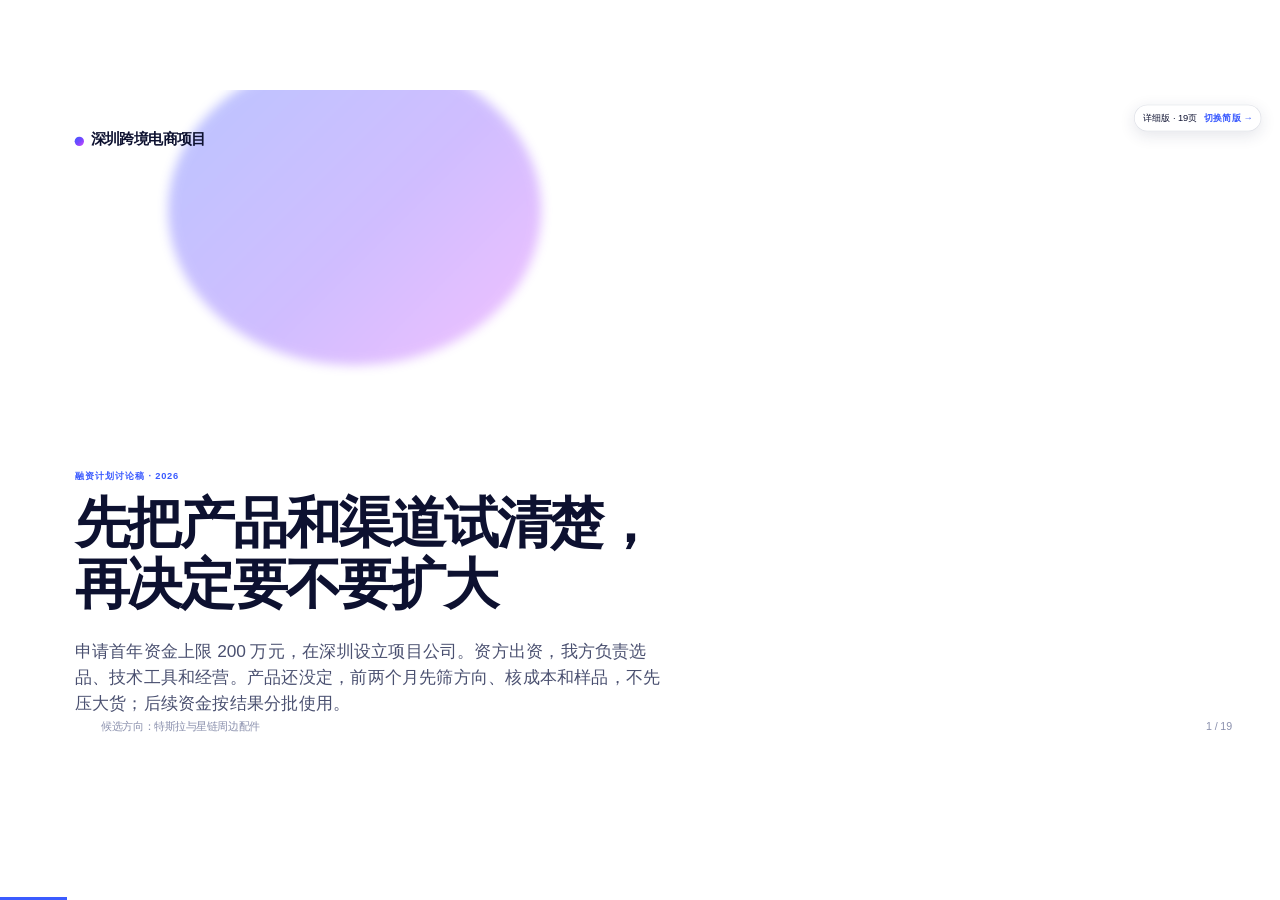
<file: index.html>
<!DOCTYPE html>
<html lang="zh-CN">
<head>
<meta charset="utf-8"><meta name="viewport" content="width=device-width,initial-scale=1">
<title>深圳跨境电商项目｜融资计划</title>
<link rel="stylesheet" href="assets/fonts.css">
<link rel="stylesheet" href="assets/base.css">
<link rel="stylesheet" href="assets/animations/animations.css">
<link rel="stylesheet" href="style.css">
<style>
.tpl-pitch-deck{font-family:-apple-system,BlinkMacSystemFont,"PingFang SC","Microsoft YaHei",sans-serif}
.tpl-pitch-deck .h1{font-size:82px;line-height:1.12}
.tpl-pitch-deck .h2{font-size:58px;line-height:1.2}
.tpl-pitch-deck .lede{font-size:26px;line-height:1.5}
.tpl-pitch-deck .card p{font-size:20px;line-height:1.5}
.tpl-pitch-deck .num-tag{font-size:18px}
.tpl-pitch-deck .small{font-size:18px;line-height:1.5}
.tpl-pitch-deck .metric .l{font-size:20px;line-height:1.4}
.tpl-pitch-deck .deck-footer{font-size:16px}
.tpl-pitch-deck .card{padding:26px 30px}
.tpl-pitch-deck .section-num{font-size:190px}
.version-switch{position:fixed;top:22px;right:28px;z-index:1000;display:flex;align-items:center;gap:10px;padding:8px 12px;border:1px solid rgba(100,110,140,.22);border-radius:999px;background:rgba(255,255,255,.92);box-shadow:0 6px 24px rgba(30,40,80,.12);font-size:14px}
.version-switch a{font-weight:700;color:#3b5bff}
@media(max-width:700px){.version-switch{top:10px;right:10px;font-size:12px;padding:6px 9px}}
</style>
</head>
<body class="tpl-pitch-deck">
<div class="deck"><nav class="version-switch" aria-label="演示文稿版本"><span>详细版 · 19页</span><a href="brief.html">切换简版 →</a></nav>
<section class="slide" data-title="项目概览">
  <div class="cover-bg"></div><div class="cover-blob"></div>
  <div style="position:absolute;top:56px;left:112px"><span class="brand-dot"></span><span class="brand">深圳跨境电商项目</span></div>
  <p class="kicker">融资计划讨论稿 · 2026</p>
  <h1 class="h1 anim-fade-up" data-anim="fade-up">先把产品和渠道试清楚，<br>再决定要不要扩大</h1>
  <p class="lede mt-m">申请首年资金上限 200 万元，在深圳设立项目公司。资方出资，我方负责选品、技术工具和经营。产品还没定，前两个月先筛方向、核成本和样品，不先压大货；后续资金按结果分批使用。</p>
  <div class="deck-footer"><span>候选方向：特斯拉与星链周边配件</span><span class="slide-number" data-current="1" data-total="19"></span></div>
</section>
<section class="slide" data-title="项目投资逻辑">
  <span class="section-num">01</span><p class="num-tag">项目投资逻辑</p>
  <h2 class="h2 mt-s">先弄清楚什么产品值得卖，<br>再决定要不要加钱。</h2>
  <div class="grid g3 mt-l">
    <div class="card"><div class="metric"><div class="n">900万+</div><div class="l">Starlink 2025 年底客户</div></div><p class="dim">用户基础持续扩大，但不等于配件市场规模。</p></div>
    <div class="card"><div class="metric"><div class="n">158.5万</div><div class="l">Tesla Model 3/Y 2025交付</div></div><p class="dim">约占 Tesla 全年交付97%，可作为适配研究重点。</p></div>
    <div class="card"><div class="metric"><div class="n">$150亿+</div><div class="l">2025年美国皮卡改装消费</div></div><p class="dim">行业参照，不是项目可获得规模；F-150列为后续候选。</p></div>
  </div>
  <p class="small dim mt-m">这些数据说明相关用户和车型有一定基数，不代表配件销量。首年要用样品、订单、退货和实际获客成本回答“哪一类值得继续做”。来源：Starlink 2025 Progress Report、Tesla 2025交付、SEMA 2026 Market Report。</p>
  <div class="deck-footer"><span>每笔钱对应具体用途和继续条件</span><span class="slide-number" data-current="2" data-total="19"></span></div>
</section>
<section class="slide" data-title="产品规划">
  <span class="section-num">02</span><p class="num-tag">候选产品规划</p>
  <h2 class="h2 mt-s">首年先筛 Tesla 和星链周边配件，<br>最后只把资源放在少数产品上。</h2>
  <div class="grid g2 mt-l">
    <div class="card card-hover"><span class="pill pill-accent">方向 A · 特斯拉周边</span><h4 class="mt-m">车型适配与车内便利</h4><p class="dim">脚垫/内饰保护、屏幕保护、遮阳与收纳等。优先验证适配准确、非安全关键、轻小件产品。</p></div>
    <div class="card card-hover"><span class="pill pill-accent">方向 B · 星链移动场景</span><h4 class="mt-m">特定安装适配与收纳</h4><p class="dim">聚焦房车/车顶架等场景适配、收纳和线缆整理；避开复制官方支架、干扰 GPS 的金属结构及未经验证的供电改装。</p></div>
  </div>
  <p class="small dim mt-m"><b>扩展顺序：</b>美国 Ford F-150（2025年F-Series销量82.9万辆）→ Jeep Wrangler（16.7万辆）｜欧洲 Porsche Macan（全球交付8.43万辆）→ 911（5.16万辆）。优先做收纳、保护与便利类；“改装”不含安全关键、动力或排放部件。</p>
  <div class="deck-footer"><span>首年不多品牌、多国家同时铺开；车型销量为官方公开数据</span><span class="slide-number" data-current="3" data-total="19"></span></div>
</section>
<section class="slide" data-title="投资人为什么投">
  <span class="section-num">03</span><p class="num-tag">项目价值</p>
  <h2 class="h2 mt-s">先用小钱把产品和渠道试清楚，<br>再决定是否补货。</h2>
  <div class="grid g3 mt-l">
<div class="card card-accent"><h4>需求验证资产</h4><p class="dim">记录用户搜什么、在意什么，哪些产品退货多，后面选品就有依据。</p></div>
<div class="card"><h4>经营能力资产</h4><p class="dim">把成本、内容、广告、供应商和发货情况记清楚，下一批产品可以照着真实结果做判断。</p></div>
<div class="card"><h4>可控扩张选项</h4><p class="dim">只有订单、退货和利润数据说得过去，才申请补货；不合适就停。</p></div>
</div><p class="lede mt-l">先试少量 → 看真实订单和退货 → 再决定补不补</p>
  <div class="deck-footer"><span>降低一次性押注单一产品的风险</span><span class="slide-number" data-current="4" data-total="19"></span></div>
</section>
<section class="slide" data-title="问题与解决方案">
  <span class="section-num">04</span><p class="num-tag">客户需求假设</p>
  <h2 class="h2 mt-s">我们先查清楚买家为什么退货：可能是车型不对，也可能是尺寸、安装说明或实物和图片不符。</h2>
  <div class="grid g2 mt-l">
<div class="card"><h4>常见购买阻力</h4><p class="dim">这些是目前的猜测，还要看竞品评论和问答：买错年款、尺寸写不清、实物与图片不符，或安装后不合用。</p></div>
<div class="card card-accent"><h4>项目拟解决的环节</h4><p class="dim">先做适配表，拿到样品后实测尺寸和安装；页面把适用型号写明白。上线后再看咨询和退货，确认问题在哪。</p></div>
</div><p class="small dim mt-l">上述是待验证的客户问题假设，M1–M2通过平台评论、问答、竞品页面及用户访谈核实后再作为产品需求。</p>
  <div class="deck-footer"><span>从可观察的差评与退货原因切入，不假设客户痛点已成立</span><span class="slide-number" data-current="5" data-total="19"></span></div>
</section>
<section class="slide" data-title="市场进入顺序">
  <span class="section-num">05</span><p class="num-tag">目标市场</p>
  <h2 class="h2 mt-s">先看美国市场，欧洲等产品和履约算清楚后再考虑。</h2>
  <div class="grid g3 mt-l">
<div class="card card-accent"><span class="pill">第一阶段 · 美国</span><h4 class="mt-m">Tesla + Starlink 场景</h4><p class="dim">英文平台和本地履约验证；只做1个主市场、1个主渠道、少量SKU。</p></div>
<div class="card"><span class="pill">第二阶段 · 美国扩品</span><h4 class="mt-m">F-150 / Wrangler</h4><p class="dim">已有跨境运营流程与现金回款数据后，再做收纳、保护、便利类配件。</p></div>
<div class="card"><span class="pill">后续选项 · 欧洲</span><h4 class="mt-m">Porsche Macan → 911</h4><p class="dim">先核验国家、车型适配、语言、税务与售后；从Macan低风险配件试点。</p></div>
</div><p class="small dim mt-l">进入新市场/品牌需过四道门：需求证据、合规可行、履约可控、保守单位经济为正。</p>
  <div class="deck-footer"><span>阶段化拓展，避免首年团队和200万元预算被多线分散</span><span class="slide-number" data-current="6" data-total="19"></span></div>
</section>
<section class="slide" data-title="首年产品组合">
  <span class="section-num">06</span><p class="num-tag">选品逻辑</p>
  <h2 class="h2 mt-s">先选容易测、适配说得清、可以小批采购的产品。</h2>
  <div class="grid g2 mt-l">
<div class="card"><span class="pill pill-accent">首发候选 A</span><h4 class="mt-m">Tesla Model 3/Y</h4><p class="dim">内饰保护、屏幕保护、遮阳、车内/后备厢收纳；重点控制尺寸、年款和改款适配。</p></div>
<div class="card"><span class="pill pill-accent">首发候选 B</span><h4 class="mt-m">Starlink Mini 移动场景</h4><p class="dim">车顶架/房车特定适配、收纳保护和线缆整理；区分官方已有配件，不擅自承诺性能。</p></div>
</div><div class="card card-accent mt-m"><h4>暂缓品类</h4><p class="dim">制动、转向、悬挂、动力/排放、电气供电改装及需要高额认证或复杂售后的产品。</p></div>
<p class="small dim mt-m">SKU数量由样品和预算决定；首年不承诺80–130个SKU，也不把市场总盘子当作项目可获取销售额。</p>
  <div class="deck-footer"><span>先把产品安全、适配与单位经济做实，再扩大产品宽度</span><span class="slide-number" data-current="7" data-total="19"></span></div>
</section>
<section class="slide" data-title="渠道如何获客">
  <span class="section-num">07</span><p class="num-tag">销售与营销</p>
  <h2 class="h2 mt-s">Amazon先接订单；短视频和创作者讲清使用场景；简版站放适配说明和售后信息。</h2>
  <div class="grid g3 mt-l">
<div class="card card-accent"><h4>Amazon 美国站</h4><p class="dim">承接高意图搜索并验证成交；站内广告设上限，按广告后贡献毛利调预算，不把加广告等同于增长。</p></div>
<div class="card"><h4>内容与合作渠道</h4><p class="dim">短视频讲安装、适配与真实场景；小规模测试垂类创作者、车主/户外社群，用专属链接追踪订单。</p></div>
<div class="card"><h4>Shopify 简版站</h4><p class="dim">提供适配指南、FAQ和售后内容；只对主动同意订阅的用户做品牌触达，不把首年销售押在自然流量上。</p></div>
</div><p class="small dim mt-m"><b>获客怎么做：</b>先看用户在搜什么，再做实物演示和商品页；广告、创作者和社群分开记来源，按成交、退货和花费决定保留哪一种。</p>
<p class="small dim mt-m">TikTok Shop仅在主体资格、品类政策与履约方案确认后测试；外部流量通过可用的归因工具核验，不纳入未经验证的基础销售预测。</p>
  <div class="deck-footer"><span>参考：<a href="https://sell.amazon.com/global-selling/china/" target="_blank" rel="noopener">Amazon 官方全球开店说明</a></span><span class="slide-number" data-current="8" data-total="19"></span></div>
</section>
<section class="slide" data-title="用户运营闭环">
  <span class="section-num">08</span><p class="num-tag">营销不止站内广告</p>
  <h2 class="h2 mt-s">别只看广告点击：要看内容和合作最后有没有带来订单、订单退了多少、还剩多少毛利。</h2>
  <div class="grid g4 mt-l">
    <div class="card"><span class="pill">01 · 触达</span><h4 class="mt-m">内容与伙伴</h4><p class="dim">AI辅助脚本和多语种初稿；真实样品演示适配、安装、收纳问题。小额试创作者、联盟和垂类社群。</p></div>
    <div class="card card-accent"><span class="pill">02 · 成交</span><h4 class="mt-m">平台与品牌站</h4><p class="dim">Amazon承接购买意图；页面说清车型/设备型号和适配边界。简版站承接指南、FAQ及自愿订阅。</p></div>
    <div class="card"><span class="pill">03 · 服务</span><h4 class="mt-m">售后与口碑</h4><p class="dim">把咨询、退款和退货原因记下来，及时处理；只按平台规则邀请买家留下真实评价。</p></div>
    <div class="card"><span class="pill">04 · 复访</span><h4 class="mt-m">反馈与交叉销售</h4><p class="dim">只向同意订阅的自有用户发送适配提醒和相关配件内容。汽车配件复购频率有限，不以高复购做收入前提。</p></div>
  </div>
  <p class="small dim mt-m"><b>月度复盘：</b>来源订单、获客成本、营销后贡献毛利、退货原因和订阅退订；持续无效的活动停投。</p>
  <p class="small dim mt-s"><b>预算不增加：</b>10万元付费测试建议拆为站内5万、创作者/社媒3万、联盟/其他可追踪渠道2万。买家数据留在平台；站外触达仅限主动同意订阅者，品牌工具按账户资格核验。</p>
  <div class="deck-footer"><span>归因优先于流量规模 · 合规触达优先于买家数据搬运</span><span class="slide-number" data-current="9" data-total="19"></span></div>
</section>
<section class="slide" data-title="如何判断一个SKU">
  <span class="section-num">09</span><p class="num-tag">单位经济模型</p>
  <h2 class="h2 mt-s">看扣除获客和履约后的贡献，不看表面销售额。</h2>
  <div class="card card-accent mt-l"><p class="lede">成交净收入 − 采购 − 头程/关税 − 平台/支付费 − 仓储履约 − 退款退货 − 全渠道获客 − 售后 = SKU贡献毛利</p></div>
<div class="grid g3 mt-l">
<div class="card"><h4>上架前</h4><p class="dim">供应商报价、包装尺寸重量、平台费用、物流路线、广告测试假设。</p></div>
<div class="card"><h4>试销期</h4><p class="dim">曝光、点击、转化、获客成本、退款、退货、差评、履约时效。</p></div>
<div class="card"><h4>补货前</h4><p class="dim">连续贡献毛利、库龄与周转、回款节奏、现金安全垫和补货周期。</p></div>
</div><p class="small dim mt-m">未拿到实际SKU与平台报价前，不把15%/20%/25%等假设贡献毛利率写成预测值。</p>
  <div class="deck-footer"><span>先以成本卡和小额试销替代缺乏依据的收入承诺</span><span class="slide-number" data-current="10" data-total="19"></span></div>
</section>
<section class="slide" data-title="AI如何提高效率">
  <span class="section-num">10</span><p class="num-tag">技术与效率</p>
  <h2 class="h2 mt-s">AI负责可重复的初稿，人负责产品事实和最终审核。</h2>
  <div class="grid g2 mt-l">
<div class="card"><h4>适合AI承担</h4><p class="dim">商品图背景和版式草稿、多语种文案初稿、短视频分镜、评论主题归纳、素材变体和数据整理。</p></div>
<div class="card card-accent"><h4>必须人工核验</h4><p class="dim">产品结构/接口/尺寸、车型或终端兼容性、认证和安全声明、商标版权、真实使用效果及平台发布规则。</p></div>
</div><p class="lede mt-l">技术投入先用于评论整理、内容初稿和经营数据分析，AI本身不是独家技术壁垒。具体工具、交付时间、验收方式和代码/数据归属，签约前列清单。</p>
  <div class="deck-footer"><span>AI降低重复制作成本，但不能替代产品验证和合规责任</span><span class="slide-number" data-current="11" data-total="19"></span></div>
</section>
<section class="slide" data-title="首年组织与职责">
  <span class="section-num">11</span><p class="num-tag">团队配置</p>
  <h2 class="h2 mt-s">最多5人，按业务阶段分三批配置。</h2>
  <div class="grid g3 mt-l">
<div class="card card-accent"><span class="pill">M1 · 2人</span><h4 class="mt-m">负责人 + 跨境运营</h4><p class="dim">经营执行、资方报告、渠道账户、选品与日常运营；负责人基本工资≥2万元/月。</p></div>
<div class="card"><span class="pill">M3 · 2人</span><h4 class="mt-m">选品供应链 + AI内容运营</h4><p class="dim">供应商、样品、成本卡、素材、商品页、投放与数据复盘。</p></div>
<div class="card"><span class="pill">M7 · 1人</span><h4 class="mt-m">客服/运营支持</h4><p class="dim">按订单量门槛到岗，负责售前问题、售后与评价反馈闭环。</p></div>
</div><p class="lede mt-l">首年综合人工预算约79万元｜税务、法务、摄影、翻译等按需外包。</p>
  <div class="deck-footer"><span>招聘按里程碑进行，不提前形成满编固定成本</span><span class="slide-number" data-current="12" data-total="19"></span></div>
</section>
<section class="slide" data-title="年度执行计划">
  <span class="section-num">12</span><p class="num-tag">首年主要事项与阶段交付</p>
  <h2 class="h2 mt-s">先建机制、验证产品，<br>再小规模成交和优化。</h2>
  <div class="grid g4 mt-m">
    <div class="card card-accent"><span class="pill">M1–M2 · 筹备验证</span><h4 class="mt-m">先选方向、问清成本</h4><p class="small dim">办理公司和账户准备；看竞品评论、搜索词与价格；询供应商和物流报价；比较Tesla与Starlink候选产品。</p><p class="small"><b>交付：</b>竞品和搜索词清单、候选SKU比较表、供应商/物流初步报价，以及首期资金使用表。</p></div>
    <div class="card"><span class="pill">M3–M5 · 样品与上架准备</span><h4 class="mt-m">内容和渠道同步准备</h4><p class="small dim">买样品实测适配和安装，完成成本卡与基础合规检查；做商品页和适配指南，准备首批内容与创作者小测。</p><p class="small"><b>交付：</b>通过审核的样品、首发SKU清单、成本卡、商品页和试销预算。</p></div>
    <div class="card"><span class="pill">M7–M9 · 经营优化</span><h4 class="mt-m">看营销后利润而非流量</h4><p class="small dim">对比Amazon广告、创作者和社群引来的订单，核对花费、退货和获客后利润；调整页面与产品，只为表现好的SKU小额补货。</p><p class="small"><b>交付：</b>渠道与SKU对比、补货或停卖决定、库存和现金情况。</p></div>
    <div class="card"><span class="pill">M10–M12 · 收敛冲刺</span><h4 class="mt-m">集中资源于有效组合</h4><p class="small dim">预算集中到扣除获客费用后仍有贡献的产品；停掉低效广告和滞销品，核清库存与回款。</p><p class="small"><b>交付：</b>第12个月经营结果、全年费用与库存清单、下一年度建议。</p></div>
  </div>
  <p class="small dim mt-m">M6先小批上线并观察订单、退货和履约；若平台没通过、样品不合格或订单亏损，先停采购查原因，不硬上规模。</p>
  <div class="deck-footer"><span>具体招聘、渠道审核、物流和销售结果以实际审批及经营数据为准</span><span class="slide-number" data-current="13" data-total="19"></span></div>
</section>
<section class="slide" data-title="经营模式">
  <span class="section-num">13</span><p class="num-tag">目标市场与销售渠道</p>
  <h2 class="h2 mt-s">美国先验证成交，<br>欧洲按门槛后进入。</h2>
  <div class="grid g4 mt-l">
    <div class="card card-accent"><span class="pill">主销售渠道</span><h4 class="mt-m">Amazon 美国站</h4><p class="small dim">承接高意图搜索流量；少量 SKU 上线，用订单、退货和广告数据验证。</p></div>
    <div class="card"><span class="pill">品牌与数据</span><h4 class="mt-m">Shopify 简版站</h4><p class="small dim">适配说明、FAQ、售后和邮件订阅；不假设自然流量快速起量。</p></div>
    <div class="card"><span class="pill">内容获客</span><h4 class="mt-m">短视频 / 社媒</h4><p class="small dim">实物展示和场景测品，AI 协助脚本与素材变体；引流至成交渠道。</p></div>
    <div class="card"><span class="pill">条件性试点</span><h4 class="mt-m">TikTok Shop</h4><p class="small dim">先核验主体资格、类目和履约要求；不作为首年基础收入来源。</p></div>
  </div>
  <p class="small dim mt-m"><b>时间：</b>M1–2筛产品和核成本 → M3–5测样品、备页面与内容 → M6小批上线 → M7–9比较渠道和单品利润 → M10–12集中经营有效组合。欧洲/Porsche Macan 后置，先核验国家、适配、语言、税费及履约。</p>
  <p class="small dim" style="margin-top:8px"><b>17万元原预算内：</b>付费测试10万（Amazon 5万、创作者/社媒3万、其他可追踪渠道2万）+ 内容外包2万 + 软件/AI 5万。不依赖单一CPC，也不承诺未经验证的自然流量。</p>
  <div class="deck-footer"><span>平台资格、规则与费率在正式开店前按官方渠道核验</span><span class="slide-number" data-current="14" data-total="19"></span></div>
</section>
<section class="slide" data-title="团队规划">
  <span class="section-num">14</span><p class="num-tag">三批次人员配置</p>
  <h2 class="h2 mt-s">逐步到岗，首年最多 5 人。</h2>
  <div class="grid g3 mt-l">
    <div class="card"><span class="pill pill-accent">第一批 · M1</span><h4 class="mt-m">项目负责人 + 跨境运营</h4><p class="dim">2 人 · 负责人税前基本工资 ≥2 万元/月<br>全年综合成本：46.2 万元</p></div>
    <div class="card"><span class="pill pill-accent">第二批 · M3</span><h4 class="mt-m">选品/供应链 + AI 内容运营</h4><p class="dim">2 人 · 负责样品、采购、素材和上架<br>全年综合成本：26.5 万元</p></div>
    <div class="card"><span class="pill pill-accent">第三批 · M7</span><h4 class="mt-m">客服/运营支持</h4><p class="dim">1 人 · 按订单量门槛到岗<br>全年综合成本：6 万元</p></div>
  </div>
  <div class="row mt-l" style="justify-content:space-between"><p class="lede">人工测算：46.2 + 26.5 + 6.0 = 78.7 万元</p><span class="pill pill-accent">预算列 79 万元</span></div>
  <div class="deck-footer"><span>综合成本含雇主侧成本估算，待深圳用工方案核实</span><span class="slide-number" data-current="15" data-total="19"></span></div>
</section>
<section class="slide" data-title="资金用途">
  <span class="section-num">15</span><p class="num-tag">首年资金计划 · 不超过 200 万元</p>
  <h2 class="h2 mt-s">177万元用于计划内事项，<br>23万元预备金另行审批。</h2>
  <div class="grid g4 mt-l">
    <div class="card card-accent"><div class="metric"><div class="n">79</div><div class="l">人员薪酬与雇主侧成本 · 万元</div></div><p class="small dim mt-m">三批次招聘，最多 5 人。</p></div>
    <div class="card"><div class="metric"><div class="n">40</div><div class="l">采购及补货周转金 · 万元</div></div><p class="small dim mt-m">小批试销；库存入账，按 SKU 核销。</p></div>
    <div class="card"><div class="metric"><div class="n">8</div><div class="l">办公及注册地址 · 万元</div></div><p class="small dim mt-m">按 2/4/5 人分批使用共享工位测算；不按满员全年租用。</p></div>
    <div class="card"><div class="metric"><div class="n">23</div><div class="l">受控预备金 · 万元</div></div><p class="small dim mt-m">占总额 11.5%；专项申请、书面审批。</p></div>
  </div>
  <p class="small dim" style="margin-top:12px;margin-bottom:64px"><b>办公8万元：</b>约50个工位月×¥1,200=6万元；地址/企业服务0.6、非套餐网络/会议/打印0.5、耗材行政0.3、可退押金0.6。押金单独登记；套餐已含的水电网络不重复计费。其他经营验证支出50万元：设立法务6、软件AI5、样品合规13、物流13、营销10、内容2、差旅1。</p>
  <div class="deck-footer"><span>单位：人民币万元</span><span class="slide-number" data-current="16" data-total="19"></span></div>
</section>
<section class="slide" data-title="拨款与监管">
  <span class="section-num">16</span><p class="num-tag">拨款与资金监管</p>
  <h2 class="h2 mt-s">先批验证资金；能继续，再批下一笔。</h2>
  <div class="grid g4 mt-l">
    <div class="card"><div class="metric"><div class="n">35</div><div class="l">第一期 · 筹备验证</div></div><p class="small dim mt-m">公司治理、招聘、市场调研和样品测试。</p></div>
    <div class="card"><div class="metric"><div class="n">65</div><div class="l">第二期 · 试销启动</div></div><p class="small dim mt-m">SKU 评审、报价、合规初查及试销计划齐备。</p></div>
    <div class="card"><div class="metric"><div class="n">77</div><div class="l">第三期 · 运营补货</div></div><p class="small dim mt-m">依据真实订单、毛利、库存与回款表现拨付。</p></div>
    <div class="card"><div class="metric"><div class="n">23</div><div class="l">第四期 · 预备金</div></div><p class="small dim mt-m">专款说明、双方授权代表书面审批后动用。</p></div>
  </div>
  <p class="small dim mt-l">对公账户收支；采购留成本卡、报价、验收与库存记录；月度提交流水核对、平台结算、库存和广告报表。单笔超 2 万元及关联交易按约定审批。</p>
  <div class="deck-footer"><span>分期额度合计200万元；未过试销条件，不自动拨下一期</span><span class="slide-number" data-current="17" data-total="19"></span></div>
</section>
<section class="slide" data-title="盈亏平衡">
  <span class="section-num">17</span><p class="num-tag">经营目标与测算边界</p>
  <h2 class="h2 mt-s">目标是在第 12 个月<br>做到单月经营不亏。</h2>
  <p class="lede mt-m">需要的月收入 = 固定经营开支 ÷ 获客后的贡献毛利率</p>
  <div class="grid g3 mt-l">
    <div class="metric"><div class="n">67 万</div><div class="l">贡献毛利率 15% 时的月收入示例</div></div>
    <div class="metric"><div class="n">50 万</div><div class="l">贡献毛利率 20% 时的月收入示例</div></div>
    <div class="metric"><div class="n">40 万</div><div class="l">贡献毛利率 25% 时的月收入示例</div></div>
  </div>
  <p class="small dim mt-l">按10万元/月固定开支举例：团队满配工资约7.5万元，办公、软件、日常公司服务及预留约2.5万元；获客费用已在贡献毛利中扣除，不重复计算。若平均每单成交400元，50万元月收入约为1,250单，日均约42单。客单价和毛利率都还没验证，选品后必须重算。</p>
  <div class="deck-footer"><span>单月不亏不代表已收回首年投入</span><span class="slide-number" data-current="18" data-total="19"></span></div>
</section>
<section class="slide" data-title="合作提案">
  <p class="num-tag">合作提案</p>
  <div class="ask-box mt-m">
    <h2 class="h2">申请首年资金上限<br>人民币 200 万元。</h2>
    <p class="lede" style="color:rgba(255,255,255,.9);max-width:62ch">由深圳项目公司签约、收款并持有库存。资方按审批出资；我方负责经营和双方约定的技术工作。具体技术工具、交付标准与知识产权归属，签约前列清单；介绍人的职责和费用另行书面确认。</p>
    <div class="row wrap mt-l" style="gap:38px">
      <div><div style="font-size:48px;font-weight:900">≤5 人</div><div class="dim">首年团队上限</div></div>
      <div><div style="font-size:48px;font-weight:900">3 批</div><div class="dim">按阶段招聘</div></div>
      <div><div style="font-size:48px;font-weight:900">12 月</div><div class="dim">目标月度经营保本</div></div>
    </div>
  </div>
  <p class="small dim mt-l">股权/借款方式、技术权属、介绍人报酬和国资内部决策要求，待各方及专业顾问确认后写入正式协议。</p>
  <div class="deck-footer"><span>深圳跨境电商项目 · 讨论稿</span><span class="slide-number" data-current="19" data-total="19"></span></div>
</section></div>
<script src="assets/runtime.js"></script>
</body></html>
</file>
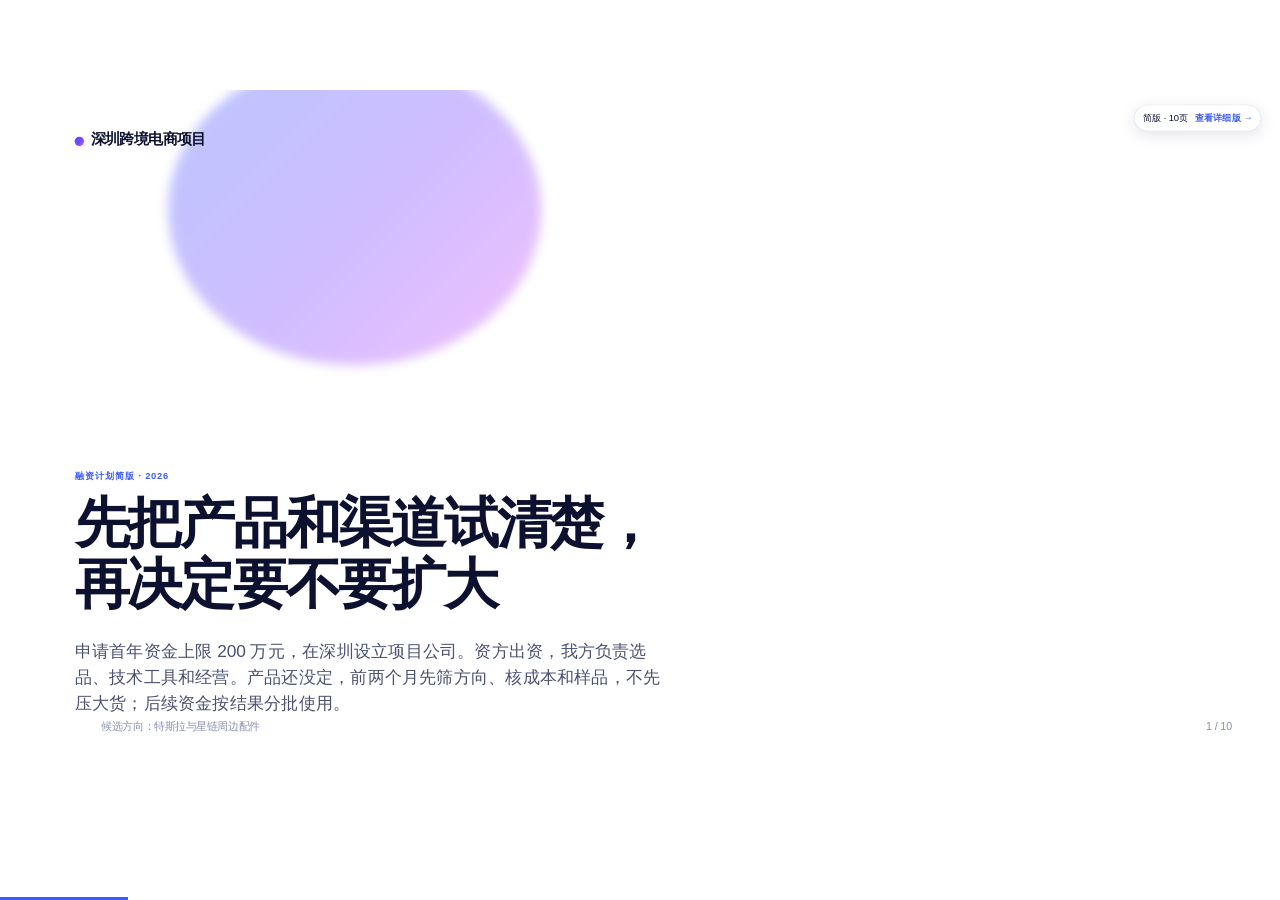
<file: brief.html>
<!DOCTYPE html>
<html lang="zh-CN">
<head>
<meta charset="utf-8"><meta name="viewport" content="width=device-width,initial-scale=1">
<title>深圳跨境电商项目｜融资计划简版</title>
<link rel="stylesheet" href="assets/fonts.css">
<link rel="stylesheet" href="assets/base.css">
<link rel="stylesheet" href="assets/animations/animations.css">
<link rel="stylesheet" href="style.css">
<style>
.tpl-pitch-deck{font-family:-apple-system,BlinkMacSystemFont,"PingFang SC","Microsoft YaHei",sans-serif}
.tpl-pitch-deck .h1{font-size:82px;line-height:1.12}
.tpl-pitch-deck .h2{font-size:58px;line-height:1.2}
.tpl-pitch-deck .lede{font-size:26px;line-height:1.5}
.tpl-pitch-deck .card p{font-size:20px;line-height:1.5}
.tpl-pitch-deck .num-tag{font-size:18px}
.tpl-pitch-deck .small{font-size:18px;line-height:1.5}
.tpl-pitch-deck .metric .l{font-size:20px;line-height:1.4}
.tpl-pitch-deck .deck-footer{font-size:16px}
.tpl-pitch-deck .card{padding:26px 30px}
.tpl-pitch-deck .section-num{font-size:190px}
.version-switch{position:fixed;top:22px;right:28px;z-index:1000;display:flex;align-items:center;gap:10px;padding:8px 12px;border:1px solid rgba(100,110,140,.22);border-radius:999px;background:rgba(255,255,255,.92);box-shadow:0 6px 24px rgba(30,40,80,.12);font-size:14px}
.version-switch a{font-weight:700;color:#3b5bff}
@media(max-width:700px){.version-switch{top:10px;right:10px;font-size:12px;padding:6px 9px}}
</style>
</head>
<body class="tpl-pitch-deck">
<div class="deck"><nav class="version-switch" aria-label="演示文稿版本"><span>简版 · 10页</span><a href="index.html">查看详细版 →</a></nav>
<section class="slide" data-title="项目概览">
  <div class="cover-bg"></div><div class="cover-blob"></div>
  <div style="position:absolute;top:56px;left:112px"><span class="brand-dot"></span><span class="brand">深圳跨境电商项目</span></div>
  <p class="kicker">融资计划简版 · 2026</p>
  <h1 class="h1 anim-fade-up" data-anim="fade-up">先把产品和渠道试清楚，<br>再决定要不要扩大</h1>
  <p class="lede mt-m">申请首年资金上限 200 万元，在深圳设立项目公司。资方出资，我方负责选品、技术工具和经营。产品还没定，前两个月先筛方向、核成本和样品，不先压大货；后续资金按结果分批使用。</p>
  <div class="deck-footer"><span>候选方向：特斯拉与星链周边配件</span><span class="slide-number" data-current="1" data-total="10"></span></div>
</section>
<section class="slide" data-title="项目投资逻辑">
  <span class="section-num">01</span><p class="num-tag">项目投资逻辑</p>
  <h2 class="h2 mt-s">先弄清楚什么产品值得卖，<br>再决定要不要加钱。</h2>
  <div class="grid g3 mt-l">
    <div class="card"><div class="metric"><div class="n">900万+</div><div class="l">Starlink 2025 年底客户</div></div><p class="dim">用户基础持续扩大，但不等于配件市场规模。</p></div>
    <div class="card"><div class="metric"><div class="n">158.5万</div><div class="l">Tesla Model 3/Y 2025交付</div></div><p class="dim">约占 Tesla 全年交付97%，可作为适配研究重点。</p></div>
    <div class="card"><div class="metric"><div class="n">$150亿+</div><div class="l">2025年美国皮卡改装消费</div></div><p class="dim">行业参照，不是项目可获得规模；F-150列为后续候选。</p></div>
  </div>
  <p class="small dim mt-m">这些数据说明相关用户和车型有一定基数，不代表配件销量。首年要用样品、订单、退货和实际获客成本回答“哪一类值得继续做”。来源：Starlink 2025 Progress Report、Tesla 2025交付、SEMA 2026 Market Report。</p>
  <div class="deck-footer"><span>每笔钱对应具体用途和继续条件</span><span class="slide-number" data-current="2" data-total="10"></span></div>
</section>
<section class="slide" data-title="产品规划">
  <span class="section-num">02</span><p class="num-tag">候选产品规划</p>
  <h2 class="h2 mt-s">首年先筛 Tesla 和星链周边配件，<br>最后只把资源放在少数产品上。</h2>
  <div class="grid g2 mt-l">
    <div class="card card-hover"><span class="pill pill-accent">方向 A · 特斯拉周边</span><h4 class="mt-m">车型适配与车内便利</h4><p class="dim">脚垫/内饰保护、屏幕保护、遮阳与收纳等。优先验证适配准确、非安全关键、轻小件产品。</p></div>
    <div class="card card-hover"><span class="pill pill-accent">方向 B · 星链移动场景</span><h4 class="mt-m">特定安装适配与收纳</h4><p class="dim">聚焦房车/车顶架等场景适配、收纳和线缆整理；避开复制官方支架、干扰 GPS 的金属结构及未经验证的供电改装。</p></div>
  </div>
  <p class="small dim mt-m"><b>扩展顺序：</b>美国 Ford F-150（2025年F-Series销量82.9万辆）→ Jeep Wrangler（16.7万辆）｜欧洲 Porsche Macan（全球交付8.43万辆）→ 911（5.16万辆）。优先做收纳、保护与便利类；“改装”不含安全关键、动力或排放部件。</p>
  <div class="deck-footer"><span>首年不多品牌、多国家同时铺开；车型销量为官方公开数据</span><span class="slide-number" data-current="3" data-total="10"></span></div>
</section>
<section class="slide" data-title="年度执行计划">
  <span class="section-num">11</span><p class="num-tag">首年主要事项与阶段交付</p>
  <h2 class="h2 mt-s">先建机制、验证产品，<br>再小规模成交和优化。</h2>
  <div class="grid g4 mt-m">
    <div class="card card-accent"><span class="pill">M1–M2 · 筹备验证</span><h4 class="mt-m">先找人群和痛点</h4><p class="small dim">竞品评论、关键词和目标用户研究；筛 SKU、询价、列合规清单；设计内容主题与站内外追踪方式。</p><p class="small"><b>交付：</b>人群假设、品类评分、渠道基线和试销方案。</p></div>
    <div class="card"><span class="pill">M3–M5 · 样品与上架准备</span><h4 class="mt-m">内容和渠道同步准备</h4><p class="small dim">实测样品、完成成本卡与基础合规检查；准备商品页和适配指南，并约首批创作者/社群小测试。</p><p class="small"><b>交付：</b>通过审核的样品、首发SKU清单、页面与试销预算。</p></div>
    <div class="card"><span class="pill">M7–M9 · 经营优化</span><h4 class="mt-m">看营销后利润</h4><p class="small dim">按来源复盘获客成本、贡献毛利、退款和用户反馈；削减低效 CPC，优化内容与页面，只给有效 SKU 补货。</p><p class="small"><b>交付：</b>渠道对比、补货/止损和现金预警。</p></div>
    <div class="card"><span class="pill">M10–M12 · 收敛冲刺</span><h4 class="mt-m">集中验证有效组合</h4><p class="small dim">预算投向贡献为正的 SKU/来源；测试相关配件交叉销售；停止低效广告和滞销品，评估月度保本。</p><p class="small"><b>交付：</b>年度经营、用户与渠道复盘及次年预算。</p></div>
  </div>
  <p class="small dim mt-m">M6先小批上线并观察订单、退货和履约；若平台没通过、样品不合格或订单亏损，先停采购查原因，不硬上规模。</p>
  <div class="deck-footer"><span>具体招聘、渠道审核、物流和销售结果以实际审批及经营数据为准</span><span class="slide-number" data-current="4" data-total="10"></span></div>
</section>
<section class="slide" data-title="经营模式">
  <span class="section-num">12</span><p class="num-tag">目标市场与销售渠道</p>
  <h2 class="h2 mt-s">美国先验证成交，<br>欧洲按门槛后进入。</h2>
  <div class="grid g4 mt-l">
    <div class="card card-accent"><span class="pill">成交承接</span><h4 class="mt-m">Amazon 美国站</h4><p class="small dim">承接高意图搜索；站内广告设上限，按营销后贡献毛利调整，不把增加广告预算当作增长逻辑。</p></div>
    <div class="card"><span class="pill">品牌触达</span><h4 class="mt-m">内容 / 创作者</h4><p class="small dim">短视频讲安装、适配和真实场景；小额测试垂类创作者与车主/户外社群，尽量用可用归因链接或折扣码核对引流订单。</p></div>
    <div class="card"><span class="pill">用户运营</span><h4 class="mt-m">简版站 / 售后</h4><p class="small dim">适配指南、FAQ和售后反馈；仅对主动同意订阅的用户做后续触达，记录问题并改善页面与售后。</p></div>
    <div class="card"><span class="pill">条件性试点</span><h4 class="mt-m">TikTok Shop</h4><p class="small dim">先核验主体资格、类目和履约要求；不作为首年基础收入来源。</p></div>
  </div>
  <p class="small dim mt-m"><b>时间：</b>M1–2筛产品和核成本 → M3–5测样品、备页面与内容 → M6小批上线 → M7–9比较渠道和单品利润 → M10–12集中经营有效SKU。欧洲/Porsche Macan 后置，先核验国家、适配、语言、税费及履约。</p>
  <p class="small dim" style="margin-top:8px"><b>用户运营：</b>内容触达 → 平台/简版站成交 → 合规售后 → 用户反馈优化产品与页面。首轮营销测试预算建议：Amazon 站内 5 万、创作者/社媒 3 万、联盟/其他可追踪渠道 2 万；内容外包 2 万、软件/AI 5 万，合计沿用17万元原额度。买家数据留在平台；自有邮件只触达主动同意者。低频配件不预设高复购。</p>
  <div class="deck-footer"><span>平台资格、规则与费率在正式开店前按官方渠道核验</span><span class="slide-number" data-current="5" data-total="10"></span></div>
</section>
<section class="slide" data-title="团队规划">
  <span class="section-num">13</span><p class="num-tag">三批次人员配置</p>
  <h2 class="h2 mt-s">逐步到岗，首年最多 5 人。</h2>
  <div class="grid g3 mt-l">
    <div class="card"><span class="pill pill-accent">第一批 · M1</span><h4 class="mt-m">项目负责人 + 跨境运营</h4><p class="dim">2 人 · 负责人税前基本工资 ≥2 万元/月<br>全年综合成本：46.2 万元</p></div>
    <div class="card"><span class="pill pill-accent">第二批 · M3</span><h4 class="mt-m">选品/供应链 + AI 内容运营</h4><p class="dim">2 人 · 负责样品、采购、素材和上架<br>全年综合成本：26.5 万元</p></div>
    <div class="card"><span class="pill pill-accent">第三批 · M7</span><h4 class="mt-m">客服/运营支持</h4><p class="dim">1 人 · 按订单量门槛到岗<br>全年综合成本：6 万元</p></div>
  </div>
  <div class="row mt-l" style="justify-content:space-between"><p class="lede">人工测算：46.2 + 26.5 + 6.0 = 78.7 万元</p><span class="pill pill-accent">预算列 79 万元</span></div>
  <div class="deck-footer"><span>综合成本含雇主侧成本估算，待深圳用工方案核实</span><span class="slide-number" data-current="6" data-total="10"></span></div>
</section>
<section class="slide" data-title="资金用途">
  <span class="section-num">14</span><p class="num-tag">首年资金计划 · 不超过 200 万元</p>
  <h2 class="h2 mt-s">177万元用于计划内事项，<br>23万元预备金另行审批。</h2>
  <div class="grid g4 mt-l">
    <div class="card card-accent"><div class="metric"><div class="n">79</div><div class="l">人员薪酬与雇主侧成本 · 万元</div></div><p class="small dim mt-m">三批次招聘，最多 5 人。</p></div>
    <div class="card"><div class="metric"><div class="n">40</div><div class="l">采购及补货周转金 · 万元</div></div><p class="small dim mt-m">小批试销；库存入账，按 SKU 核销。</p></div>
    <div class="card"><div class="metric"><div class="n">8</div><div class="l">办公及注册地址 · 万元</div></div><p class="small dim mt-m">按 2/4/5 人分批使用共享工位测算。</p></div>
    <div class="card"><div class="metric"><div class="n">23</div><div class="l">受控预备金 · 万元</div></div><p class="small dim mt-m">占总额 11.5%；专项申请、书面审批。</p></div>
  </div>
  <p class="small dim" style="margin-top:12px;margin-bottom:64px"><b>办公8万元：</b>约50个工位月×¥1,200=6万元；地址/企业服务0.6、非套餐网络/会议/打印0.5、耗材行政0.3、可退押金0.6。套餐已含水电网络不重复计费。其他经营验证支出50万元：设立法务6、软件AI5、样品合规13、物流13、营销10、内容2、差旅1。</p>
  <div class="deck-footer"><span>单位：人民币万元</span><span class="slide-number" data-current="7" data-total="10"></span></div>
</section>
<section class="slide" data-title="拨款与监管">
  <span class="section-num">15</span><p class="num-tag">拨款与资金监管</p>
  <h2 class="h2 mt-s">先批验证资金；能继续，再批下一笔。</h2>
  <div class="grid g4 mt-l">
    <div class="card"><div class="metric"><div class="n">35</div><div class="l">第一期 · 筹备验证</div></div><p class="small dim mt-m">公司治理、招聘、市场调研和样品测试。</p></div>
    <div class="card"><div class="metric"><div class="n">65</div><div class="l">第二期 · 试销启动</div></div><p class="small dim mt-m">SKU 评审、报价、合规初查及试销计划齐备。</p></div>
    <div class="card"><div class="metric"><div class="n">77</div><div class="l">第三期 · 运营补货</div></div><p class="small dim mt-m">依据真实订单、毛利、库存与回款表现拨付。</p></div>
    <div class="card"><div class="metric"><div class="n">23</div><div class="l">第四期 · 预备金</div></div><p class="small dim mt-m">专款说明、双方授权代表书面审批后动用。</p></div>
  </div>
  <p class="small dim mt-l">对公账户收支；采购留成本卡、报价、验收与库存记录；月度提交流水核对、平台结算、库存和广告报表。单笔超 2 万元及关联交易按约定审批。</p>
  <div class="deck-footer"><span>分期额度合计200万元；未过试销条件，不自动拨下一期</span><span class="slide-number" data-current="8" data-total="10"></span></div>
</section>
<section class="slide" data-title="盈亏平衡">
  <span class="section-num">16</span><p class="num-tag">经营目标与测算边界</p>
  <h2 class="h2 mt-s">目标是在第 12 个月<br>做到单月经营不亏。</h2>
  <p class="lede mt-m">需要的月收入 = 固定经营开支 ÷ 获客后的贡献毛利率</p>
  <div class="grid g3 mt-l">
    <div class="metric"><div class="n">67 万</div><div class="l">贡献毛利率 15% 时的月收入示例</div></div>
    <div class="metric"><div class="n">50 万</div><div class="l">贡献毛利率 20% 时的月收入示例</div></div>
    <div class="metric"><div class="n">40 万</div><div class="l">贡献毛利率 25% 时的月收入示例</div></div>
  </div>
  <p class="small dim mt-l">按10万元/月固定开支举例：团队满配工资约7.5万元，办公、软件、日常公司服务及预留约2.5万元；获客费用已在贡献毛利中扣除，不重复计算。若平均每单成交400元，50万元月收入约为1,250单，日均约42单。客单价和毛利率都还没验证，选品后必须重算。</p>
  <div class="deck-footer"><span>单月不亏不代表已收回首年投入</span><span class="slide-number" data-current="9" data-total="10"></span></div>
</section>
<section class="slide" data-title="合作提案">
  <p class="num-tag">合作提案</p>
  <div class="ask-box mt-m">
    <h2 class="h2">申请首年资金上限<br>人民币 200 万元。</h2>
    <p class="lede" style="color:rgba(255,255,255,.9);max-width:62ch">由深圳项目公司签约、收款并持有库存。资方按审批出资；我方负责经营和双方约定的技术工作。技术工具、交付标准和知识产权归属，签约前列清单。</p>
    <div class="row wrap mt-l" style="gap:38px">
      <div><div style="font-size:48px;font-weight:900">≤5 人</div><div class="dim">首年团队上限</div></div>
      <div><div style="font-size:48px;font-weight:900">3 批</div><div class="dim">按阶段招聘</div></div>
      <div><div style="font-size:48px;font-weight:900">12 月</div><div class="dim">目标月度经营保本</div></div>
    </div>
  </div>
  <p class="small dim mt-l">股权/借款方式、技术权属、介绍人职责与费用，以及国资内部决策要求，由各方书面确认后写入协议。</p>
  <div class="deck-footer"><span>深圳跨境电商项目 · 讨论稿</span><span class="slide-number" data-current="10" data-total="10"></span></div>
</section></div>
<script src="assets/runtime.js"></script>
</body></html>
</file>
<file: assets/fonts.css>
/* Use built-in system fonts so the deck needs no font downloads. */
</file>
<file: assets/base.css>
/* html-ppt :: base.css — reset + shared tokens + layout primitives */
/* Default tokens. Themes in assets/themes/*.css override the :root block. */
:root {
  --bg: #ffffff;
  --bg-soft: #f7f7f8;
  --surface: #ffffff;
  --surface-2: #f2f2f4;
  --border: rgba(0,0,0,.08);
  --border-strong: rgba(0,0,0,.16);
  --text-1: #111216;
  --text-2: #55596a;
  --text-3: #8a8f9e;
  --accent: #3b6cff;
  /* Text drawn on top of an --accent fill. Every theme in assets/themes/
   * and every full-deck style.css overrides this with whichever of white /
   * near-black clears WCAG AA against its own accent — a hardcoded ink
   * cannot, because accents here range from #ffffff to #000000.
   * This default is black rather than white on purpose: against the default
   * --accent #3b6cff, white measures 4.40:1 and black 4.77:1, so only black
   * clears AA for normal text. Reached by any deck that links no theme. */
  --accent-ink: #000000;
  --accent-2: #7a5cff;
  --accent-3: #ff5c8a;
  --good: #1aaf6c;
  --warn: #f5a524;
  --bad:  #e0445a;
  --grad: linear-gradient(135deg,#3b6cff,#7a5cff 55%,#ff5c8a);
  --grad-soft: linear-gradient(135deg,#eef2ff,#f5ecff 55%,#ffeef5);
  --radius: 18px;
  --radius-sm: 12px;
  --radius-lg: 26px;
  --shadow: 0 10px 30px rgba(18,24,40,.08), 0 2px 6px rgba(18,24,40,.04);
  --shadow-lg: 0 24px 60px rgba(18,24,40,.14), 0 6px 16px rgba(18,24,40,.06);
  --font-sans: -apple-system,BlinkMacSystemFont,'PingFang SC','Microsoft YaHei',Arial,sans-serif;
  --font-serif: Georgia,'Songti SC',serif;
  --font-mono: SFMono-Regular,Menlo,monospace;
  --font-display: var(--font-sans);
  --letter-tight: -.03em;
  --letter-normal: -.01em;
  --ease: cubic-bezier(.4,0,.2,1);
}

*,*::before,*::after{box-sizing:border-box}
html,body{margin:0;padding:0;background:var(--bg);color:var(--text-1);
  font-family:var(--font-sans);font-weight:400;line-height:1.6;
  -webkit-font-smoothing:antialiased;-moz-osx-font-smoothing:grayscale;
  letter-spacing:var(--letter-normal)}

/* Viewport host: centres the fixed-size design canvas and letterboxes the rest.
   Every px in a slide therefore means the same thing in the browser, in the
   presenter preview, in the overview thumbnail and in a headless render. */
body{width:100vw;height:100vh;overflow:hidden;
  display:flex;align-items:center;justify-content:center}
img,svg,video{max-width:100%;display:block}
a{color:var(--accent);text-decoration:none}
a:hover{text-decoration:underline}
code,kbd,pre,samp{font-family:var(--font-mono)}

/* ================= SLIDE SYSTEM ================= */
/* ================= DESIGN CANVAS =================
   Slides are authored against a FIXED 1920x1080 canvas and scaled to fit the
   viewport by runtime.js (--deck-scale). Before this, .deck was 100vw/100vh
   while type and spacing stayed in absolute px, so a 1512x850 laptop window
   and a 1920x1080 render produced visibly different pages (issue #20).

   Escape hatches:
     <body data-fit="fluid">      -> old behaviour, canvas follows the viewport
     <div class="deck" data-w=".." data-h="..">  -> custom canvas (e.g. 1080x1440 for 3:4)
*/
.deck{position:relative;flex:none;
  width:var(--deck-w,1920px);height:var(--deck-h,1080px);
  overflow:hidden;background:var(--bg);
  transform:scale(var(--deck-scale,1));transform-origin:center center}

/* Opt out: fluid canvas, exactly what the deck did before. */
body[data-fit="fluid"]{display:block}
body[data-fit="fluid"] .deck{width:100vw;height:100vh;transform:none}
.slide{
  position:absolute;inset:0;
  display:flex;flex-direction:column;justify-content:center;
  padding:72px 96px;
  box-sizing:border-box;
  opacity:0;pointer-events:none;
  transition:opacity .5s var(--ease), transform .5s var(--ease);
  transform:translateX(30px);
  overflow:hidden;
}
.slide.is-active{opacity:1;pointer-events:auto;transform:translateX(0);z-index:2}
.slide.is-prev{transform:translateX(-30px)}

/* single-page standalone (used when a layout file is opened directly) */
body.single .slide{position:relative;width:100%;height:100%;opacity:1;transform:none;pointer-events:auto}
body[data-fit="fluid"].single .slide{width:100vw;height:100vh}

/* ================= TYPOGRAPHY ================= */
.eyebrow{font-size:13px;font-weight:500;letter-spacing:.16em;text-transform:uppercase;color:var(--text-3)}
.kicker{font-size:14px;font-weight:600;color:var(--accent);letter-spacing:.08em;text-transform:uppercase}
h1.title,.h1{font-family:var(--font-display);font-size:72px;line-height:1.05;font-weight:800;letter-spacing:var(--letter-tight);margin:0 0 18px;color:var(--text-1)}
h2.title,.h2{font-family:var(--font-display);font-size:54px;line-height:1.1;font-weight:700;letter-spacing:var(--letter-tight);margin:0 0 14px}
h3,.h3{font-size:32px;line-height:1.2;font-weight:600;letter-spacing:var(--letter-normal);margin:0 0 10px}
h4,.h4{font-size:22px;line-height:1.3;font-weight:600;margin:0 0 8px}
.lede{font-size:22px;line-height:1.55;color:var(--text-2);font-weight:300;max-width:62ch}
.dim{color:var(--text-2)}
.dim2{color:var(--text-3)}
.mono{font-family:var(--font-mono)}
.serif{font-family:var(--font-serif)}
.gradient-text{background:var(--grad);-webkit-background-clip:text;background-clip:text;-webkit-text-fill-color:transparent;color:transparent}

/* ================= LAYOUT PRIMITIVES ================= */
.stack>*+*{margin-top:14px}
.row{display:flex;gap:24px;align-items:center}
.row.wrap{flex-wrap:wrap}
.grid{display:grid;gap:24px}
.g2{grid-template-columns:repeat(2,1fr)}
.g3{grid-template-columns:repeat(3,1fr)}
.g4{grid-template-columns:repeat(4,1fr)}
.center{display:flex;align-items:center;justify-content:center;text-align:center}
.fill{flex:1}
.sp-t{padding-top:24px}.sp-b{padding-bottom:24px}
.mt-s{margin-top:8px}.mt-m{margin-top:18px}.mt-l{margin-top:32px}
.mb-s{margin-bottom:8px}.mb-m{margin-bottom:18px}.mb-l{margin-bottom:32px}

/* ================= CARDS ================= */
.card{background:var(--surface);border:1px solid var(--border);border-radius:var(--radius);
  padding:26px 28px;box-shadow:var(--shadow);position:relative;overflow:hidden}
.card-soft{background:var(--surface-2);border:1px solid var(--border)}
.card-outline{background:transparent;border:1.5px solid var(--border-strong);box-shadow:none}
.card-accent{background:var(--surface);border-top:3px solid var(--accent)}
.card-hover{transition:transform .3s var(--ease),box-shadow .3s var(--ease)}
.card-hover:hover{transform:translateY(-4px);box-shadow:var(--shadow-lg)}

.pill{display:inline-block;padding:4px 12px;border-radius:999px;font-size:12px;font-weight:500;
  background:var(--surface-2);color:var(--text-2);border:1px solid var(--border)}
.pill-accent{background:color-mix(in srgb,var(--accent) 12%,transparent);color:var(--accent);border-color:color-mix(in srgb,var(--accent) 28%,transparent)}

/* ================= BARS / DIVIDERS ================= */
.divider{height:1px;background:var(--border);width:100%}
.divider-accent{height:3px;width:72px;background:var(--accent);border-radius:2px}

/* ================= IMAGES (issue #17) =================
 * Framing primitives shared by every image-* layout. The frame owns the
 * aspect ratio and the crop; the <img> just fills it. That's what lets you
 * swap in a photo of any shape without touching the layout.
 *   <figure class="img-frame"><img src="…" alt=""></figure>
 *   .img-frame.contain  -> letterbox instead of crop (screenshots, diagrams,
 *                          logos — anything where cropping loses information)
 *   --img-ratio         -> aspect ratio of the frame (default 16/10)
 *   --img-pos           -> object-position, e.g. "top" to protect a headline
 */
.img-frame{position:relative;margin:0;overflow:hidden;
  border-radius:var(--radius);box-shadow:var(--shadow);background:var(--surface-2);
  aspect-ratio:var(--img-ratio,16/10)}
.img-frame > img{width:100%;height:100%;object-fit:cover;object-position:var(--img-pos,center)}
.img-frame.contain{background:var(--bg-soft);box-shadow:none;border:1px solid var(--border)}
.img-frame.contain > img{object-fit:contain}
.img-frame.fill{height:100%;aspect-ratio:auto}
.img-scrim{position:absolute;inset:0;
  background:linear-gradient(180deg,transparent 42%,rgba(8,10,20,.72))}
.img-cap{margin:10px 2px 0;font-size:14px;line-height:1.5;color:var(--text-3)}
.img-tag{position:absolute;top:14px;left:14px;padding:5px 12px;border-radius:999px;
  background:rgba(10,12,20,.55);color:#fff;font-size:12px;letter-spacing:.06em;
  text-transform:uppercase;backdrop-filter:blur(6px)}

/* ================= CHROME (header/footer/progress) ================= */
.deck-header{position:absolute;top:24px;left:40px;right:40px;display:flex;align-items:center;justify-content:space-between;
  font-size:12px;color:var(--text-3);letter-spacing:.12em;text-transform:uppercase;z-index:10;pointer-events:none}
.deck-footer{position:absolute;bottom:24px;left:40px;right:40px;display:flex;align-items:center;justify-content:space-between;
  font-size:12px;color:var(--text-3);z-index:10;pointer-events:none}
.slide-number::before{content:attr(data-current)}
.slide-number::after{content:" / " attr(data-total)}
.progress-bar{position:fixed;left:0;right:0;bottom:0;height:3px;background:transparent;z-index:20}
.progress-bar > span{display:block;height:100%;width:0;background:var(--accent);transition:width .3s var(--ease)}

/* ---- custom logo (issue #11) ----
 * One logo per deck, drawn over the slide area. Two ways in, same CSS:
 *   1. hand-author it  -> <img class="deck-logo" data-pos="bottom-right" src="…">
 *   2. declare it once -> <body data-logo="…" data-logo-position="bottom-right">
 * (1) needs no JS at all; (2) is created by runtime.js. It lives inside .deck
 * so it scales with the deck. On an exported PDF it is painted per page by the
 * @media print block below, not by this element — see the note there. */
.deck-logo{position:absolute;z-index:11;pointer-events:none;
  height:var(--logo-size,44px);width:auto;max-width:30%;object-fit:contain;
  opacity:var(--logo-opacity,.9)}
.deck-logo[data-pos="top-left"]     {top:var(--logo-inset-y,28px);left:var(--logo-inset-x,40px)}
.deck-logo[data-pos="top-right"]    {top:var(--logo-inset-y,28px);right:var(--logo-inset-x,40px)}
.deck-logo[data-pos="bottom-left"]  {bottom:var(--logo-inset-y,28px);left:var(--logo-inset-x,40px)}
.deck-logo[data-pos="bottom-right"] {bottom:var(--logo-inset-y,28px);right:var(--logo-inset-x,40px)}
.deck-logo:not([data-pos])          {top:28px;right:40px}

/* ================= PRESENTER / OVERVIEW ================= */
/* Keep this list in sync with NOTE_SEL in assets/runtime.js — the runtime
 * reads speaker notes from all of these, so all of them must be hidden
 * from the audience. */
.notes,.speaker-notes{display:none!important}
.notes-overlay{position:fixed;inset:auto 0 0 0;max-height:42vh;background:rgba(20,22,30,.95);color:#e8ebf4;
  padding:20px 32px;font-size:16px;line-height:1.6;border-top:1px solid rgba(255,255,255,.1);transform:translateY(100%);
  transition:transform .3s var(--ease);z-index:40;overflow:auto;font-family:var(--font-sans)}
.notes-overlay.open{transform:translateY(0)}
.overview{position:fixed;inset:0;background:rgba(10,12,18,.92);backdrop-filter:blur(12px);z-index:50;
  display:none;padding:40px;overflow:auto}
.overview.open{display:grid;grid-template-columns:repeat(4,1fr);gap:20px;align-content:start}
.overview .thumb{background:var(--surface);border:1px solid var(--border);border-radius:12px;
  aspect-ratio:16/9;overflow:hidden;cursor:pointer;position:relative;color:var(--text-1);padding:16px;
  font-size:11px;transition:transform .2s var(--ease)}
.overview .thumb:hover{transform:scale(1.04)}
.overview .thumb .n{position:absolute;top:8px;left:10px;font-weight:700;font-size:14px;color:var(--text-3)}
.overview .thumb .t{position:absolute;bottom:10px;left:14px;right:14px;font-weight:600;color:var(--text-1)}

/* ================= PRESENTER VIEW ================= */
/* Presenter view opens in a separate popup window (S key).
 * All presenter styles are self-contained in the popup HTML generated by runtime.js.
 * The audience window (this file) is NOT affected — it stays as normal deck view.
 * Only the .notes class below is needed to hide speaker notes from audience. */

/* ================= UTILITY ================= */
.hidden{display:none!important}
.nowrap{white-space:nowrap}
.tr{text-align:right}.tc{text-align:center}.tl{text-align:left}
.uppercase{text-transform:uppercase;letter-spacing:.12em}

/* ================= PRINT ================= */
@media print{
  /* Every declaration here is !important on purpose. A template stylesheet
   * scopes its rules as `.tpl-name .slide`, which is specificity (0,2,0) and
   * beats a bare `.slide` at (0,1,0) — so without !important a template
   * silently keeps its screen layout in print. That is how dir-key-nav-minimal
   * (position:absolute) printed 8 slides onto 1 page and xhs-post printed 9
   * onto 2: only the opacity/transform declarations on this rule carried
   * !important, and the ones that decide pagination did not. */
  body{display:block!important;width:auto!important;height:auto!important;overflow:visible!important}
  .deck{transform:none!important;width:100%!important;height:auto!important;
        min-height:0!important;display:block!important}
  .slide{position:relative!important;inset:auto!important;
         opacity:1!important;transform:none!important;
         page-break-after:always;break-after:page;
         width:100%!important;height:100vh!important;max-height:100vh!important}
  .slide:last-child{page-break-after:auto;break-after:auto}
  .deck-header,.deck-footer,.progress-bar,.notes-overlay,.overview{display:none!important}

  /* Logo in print. The .deck-logo element is position:absolute inside .deck,
   * and print collapses .deck to height:auto with every slide stacked — so the
   * element can only anchor ONCE against the whole document and lands on a
   * single page (or none). Hide it and paint the logo per slide instead: in
   * print one .slide is exactly one page. runtime.js mirrors the image URL and
   * placement onto .deck (--logo-print / data-logo-print), so this only kicks
   * in when the runtime is present; a JS-less deck keeps the element. */
  .deck[data-logo-print] > .deck-logo{display:none!important}
  .deck[data-logo-print] .slide:not([data-no-logo])::after{
    content:"";position:absolute;z-index:11;pointer-events:none;
    width:30%;height:var(--logo-size,44px);
    background-image:var(--logo-print);background-repeat:no-repeat;
    background-size:contain;opacity:var(--logo-opacity,.9)}
  .deck[data-logo-print="top-left"]     .slide:not([data-no-logo])::after{top:var(--logo-inset-y,28px);left:var(--logo-inset-x,40px);background-position:left top}
  .deck[data-logo-print="top-right"]    .slide:not([data-no-logo])::after{top:var(--logo-inset-y,28px);right:var(--logo-inset-x,40px);background-position:right top}
  .deck[data-logo-print="bottom-left"]  .slide:not([data-no-logo])::after{bottom:var(--logo-inset-y,28px);left:var(--logo-inset-x,40px);background-position:left bottom}
  .deck[data-logo-print="bottom-right"] .slide:not([data-no-logo])::after{bottom:var(--logo-inset-y,28px);right:var(--logo-inset-x,40px);background-position:right bottom}
}
</file>
<file: assets/animations/animations.css>
/* html-ppt :: animations.css
 * Apply by adding class="anim-<name>" or data-anim="<name>".
 * Durations are deliberately snappy; tweak --anim-dur per element.
 */
:root{--anim-dur:.7s;--anim-ease:cubic-bezier(.4,0,.2,1)}

/* ---------- FADE DIRECTIONALS ---------- */
@keyframes kf-fade-up{from{opacity:0;transform:translateY(32px)}to{opacity:1;transform:none}}
@keyframes kf-fade-down{from{opacity:0;transform:translateY(-32px)}to{opacity:1;transform:none}}
@keyframes kf-fade-left{from{opacity:0;transform:translateX(-40px)}to{opacity:1;transform:none}}
@keyframes kf-fade-right{from{opacity:0;transform:translateX(40px)}to{opacity:1;transform:none}}
.anim-fade-up{animation:kf-fade-up var(--anim-dur) var(--anim-ease) both}
.anim-fade-down{animation:kf-fade-down var(--anim-dur) var(--anim-ease) both}
.anim-fade-left{animation:kf-fade-left var(--anim-dur) var(--anim-ease) both}
.anim-fade-right{animation:kf-fade-right var(--anim-dur) var(--anim-ease) both}

/* ---------- RISE / DROP / ZOOM / BLUR / GLITCH ---------- */
@keyframes kf-rise{from{opacity:0;transform:translateY(60px) scale(.97);filter:blur(6px)}to{opacity:1;transform:none;filter:none}}
@keyframes kf-drop{from{opacity:0;transform:translateY(-60px) scale(.97)}to{opacity:1;transform:none}}
@keyframes kf-zoom{0%{opacity:0;transform:scale(.6)}60%{transform:scale(1.04)}100%{opacity:1;transform:scale(1)}}
@keyframes kf-blur{from{opacity:0;filter:blur(18px)}to{opacity:1;filter:none}}
@keyframes kf-glitch{0%{opacity:0;transform:translateX(0);clip-path:inset(0 0 0 0)}
  20%{opacity:1;transform:translateX(-6px);clip-path:inset(20% 0 30% 0)}
  40%{transform:translateX(4px);clip-path:inset(50% 0 10% 0)}
  60%{transform:translateX(-3px);clip-path:inset(10% 0 60% 0)}
  80%{transform:translateX(2px);clip-path:inset(0 0 0 0)}
  100%{opacity:1;transform:none}}
.anim-rise-in{animation:kf-rise .9s var(--anim-ease) both}
.anim-drop-in{animation:kf-drop .8s var(--anim-ease) both}
.anim-zoom-pop{animation:kf-zoom .7s cubic-bezier(.22,1.3,.36,1) both}
.anim-blur-in{animation:kf-blur .8s var(--anim-ease) both}
.anim-glitch-in{animation:kf-glitch .8s steps(5,end) both}

/* ---------- TYPEWRITER ---------- */
.anim-typewriter{display:inline-block;overflow:hidden;white-space:nowrap;border-right:2px solid currentColor;
  width:0;animation:kf-type 2.4s steps(40,end) forwards, kf-caret 1s step-end infinite}
@keyframes kf-type{to{width:100%}}
@keyframes kf-caret{50%{border-color:transparent}}

/* ---------- GLOW / SHIMMER / GRADIENT-FLOW ---------- */
@keyframes kf-neon{0%,100%{text-shadow:0 0 8px var(--accent),0 0 20px var(--accent)}
  50%{text-shadow:0 0 16px var(--accent),0 0 40px var(--accent),0 0 80px var(--accent)}}
.anim-neon-glow{animation:kf-neon 2s ease-in-out infinite}

.anim-shimmer-sweep{position:relative;overflow:hidden}
.anim-shimmer-sweep::after{content:"";position:absolute;inset:0;
  background:linear-gradient(110deg,transparent 40%,rgba(255,255,255,.55) 50%,transparent 60%);
  transform:translateX(-100%);animation:kf-shimmer 2.4s var(--anim-ease) infinite}
@keyframes kf-shimmer{to{transform:translateX(100%)}}

.anim-gradient-flow{background:linear-gradient(90deg,var(--accent),var(--accent-2,var(--accent)),var(--accent-3,var(--accent)),var(--accent));
  background-size:300% 100%;-webkit-background-clip:text;background-clip:text;color:transparent;-webkit-text-fill-color:transparent;
  animation:kf-gradflow 4s linear infinite}
@keyframes kf-gradflow{to{background-position:300% 0}}

/* ---------- STAGGER LIST ---------- */
.anim-stagger-list > *{opacity:0;animation:kf-rise .65s var(--anim-ease) both}
.anim-stagger-list > *:nth-child(1){animation-delay:.05s}
.anim-stagger-list > *:nth-child(2){animation-delay:.15s}
.anim-stagger-list > *:nth-child(3){animation-delay:.25s}
.anim-stagger-list > *:nth-child(4){animation-delay:.35s}
.anim-stagger-list > *:nth-child(5){animation-delay:.45s}
.anim-stagger-list > *:nth-child(6){animation-delay:.55s}
.anim-stagger-list > *:nth-child(7){animation-delay:.65s}
.anim-stagger-list > *:nth-child(8){animation-delay:.75s}
.anim-stagger-list > *:nth-child(n+9){animation-delay:.85s}

/* ---------- COUNTER-UP (JS-driven, marker class only) ---------- */
.counter{font-variant-numeric:tabular-nums}

/* ---------- SVG PATH DRAW ---------- */
.anim-path-draw path,.anim-path-draw line,.anim-path-draw polyline,.anim-path-draw circle,.anim-path-draw rect{
  stroke-dasharray:1000;stroke-dashoffset:1000;animation:kf-draw 2s var(--anim-ease) forwards}
@keyframes kf-draw{to{stroke-dashoffset:0}}

/* ---------- PARALLAX TILT (hover) ---------- */
.anim-parallax-tilt{transform-style:preserve-3d;transition:transform .4s var(--anim-ease)}
.anim-parallax-tilt:hover{transform:perspective(900px) rotateX(6deg) rotateY(-8deg) translateZ(10px)}

/* ---------- CARD FLIP 3D ---------- */
@keyframes kf-flip{from{transform:perspective(1200px) rotateY(-90deg);opacity:0}
  to{transform:perspective(1200px) rotateY(0);opacity:1}}
.anim-card-flip-3d{animation:kf-flip .9s var(--anim-ease) both;transform-style:preserve-3d;backface-visibility:hidden}

/* ---------- CUBE ROTATE 3D ---------- */
@keyframes kf-cube{from{transform:perspective(1200px) rotateX(20deg) rotateY(-90deg) translateZ(-200px);opacity:0}
  to{transform:perspective(1200px) rotateX(0) rotateY(0) translateZ(0);opacity:1}}
.anim-cube-rotate-3d{animation:kf-cube 1s var(--anim-ease) both}

/* ---------- PAGE TURN 3D ---------- */
@keyframes kf-pageturn{from{transform:perspective(1600px) rotateY(-85deg);transform-origin:left center;opacity:0}
  to{transform:perspective(1600px) rotateY(0);opacity:1}}
.anim-page-turn-3d{animation:kf-pageturn 1s var(--anim-ease) both;transform-origin:left center}

/* ---------- PERSPECTIVE ZOOM ---------- */
@keyframes kf-pzoom{from{opacity:0;transform:perspective(1400px) translateZ(-400px) rotateX(12deg)}
  to{opacity:1;transform:none}}
.anim-perspective-zoom{animation:kf-pzoom 1s var(--anim-ease) both}

/* ---------- MARQUEE SCROLL ---------- */
.anim-marquee-scroll{display:flex;gap:48px;white-space:nowrap;animation:kf-marquee 20s linear infinite}
@keyframes kf-marquee{from{transform:translateX(0)}to{transform:translateX(-50%)}}

/* ---------- KEN BURNS ---------- */
@keyframes kf-kenburns{0%{transform:scale(1) translate(0,0)}100%{transform:scale(1.15) translate(-2%,-1%)}}
.anim-kenburns{animation:kf-kenburns 14s ease-in-out infinite alternate}

/* ---------- CONFETTI BURST (pseudo — pure CSS sparkles) ---------- */
.anim-confetti-burst{position:relative}
.anim-confetti-burst::before,.anim-confetti-burst::after{
  content:"";position:absolute;top:50%;left:50%;width:8px;height:8px;border-radius:50%;
  background:var(--accent);box-shadow:
    20px -30px 0 var(--accent-2,var(--accent)),-25px -20px 0 var(--accent-3,var(--accent)),
    30px 20px 0 var(--good,#1aaf6c),-30px 25px 0 var(--warn,#f5a524),
    40px -10px 0 var(--bad,#e0445a),-45px 0 0 var(--accent),
    10px 40px 0 var(--accent-2,var(--accent)),-15px -40px 0 var(--accent-3,var(--accent));
  opacity:0;animation:kf-confetti 1.2s var(--anim-ease) forwards}
.anim-confetti-burst::after{animation-delay:.15s;transform:rotate(45deg)}
@keyframes kf-confetti{0%{opacity:0;transform:scale(.2)}30%{opacity:1}100%{opacity:0;transform:scale(2.2)}}

/* ---------- SPOTLIGHT ---------- */
@keyframes kf-spot{0%{clip-path:circle(0% at 50% 50%)}100%{clip-path:circle(140% at 50% 50%)}}
.anim-spotlight{animation:kf-spot 1.1s var(--anim-ease) both}

/* ---------- MORPH SHAPE (SVG) ---------- */
.anim-morph-shape path{animation:kf-morph 6s ease-in-out infinite alternate}
@keyframes kf-morph{0%{d:path("M60,120 Q120,20 180,120 T300,120")}
  100%{d:path("M60,120 Q120,220 180,120 T300,120")}}

/* ---------- RIPPLE REVEAL ---------- */
@keyframes kf-ripple{0%{clip-path:circle(0% at 20% 80%);opacity:.4}
  100%{clip-path:circle(160% at 20% 80%);opacity:1}}
.anim-ripple-reveal{animation:kf-ripple 1.2s var(--anim-ease) both}

/* reduced motion */
@media (prefers-reduced-motion: reduce){
  [class*="anim-"]{animation:none!important;transition:none!important}
}
</file>
<file: style.css>
/* pitch-deck — classic YC/VC pitch */
.tpl-pitch-deck{
  --bg:#ffffff;--bg-soft:#f6f7fb;--surface:#ffffff;--surface-2:#f2f4fa;
  --border:rgba(20,25,60,.08);--border-strong:rgba(20,25,60,.18);
  --text-1:#0d1130;--text-2:#4a5070;--text-3:#8a90ad;
  --accent:#3b5bff;--accent-2:#7a46ff;--accent-3:#d94cff;
  --accent-ink:#ffffff;  /* text on --accent — 5.1:1 */
  --grad:linear-gradient(135deg,#3b5bff 0%,#7a46ff 55%,#d94cff 100%);
  --grad-soft:linear-gradient(135deg,#eef1ff,#f4edff 55%,#fbedff);
  --radius:20px;--radius-lg:28px;
  --shadow:0 14px 40px rgba(20,25,60,.08),0 2px 8px rgba(20,25,60,.04);
  font-family:-apple-system,BlinkMacSystemFont,'PingFang SC','Microsoft YaHei',Arial,sans-serif;
}
.tpl-pitch-deck .slide{padding:88px 112px}
.tpl-pitch-deck .kicker{color:var(--accent);font-weight:700}
.tpl-pitch-deck .h1{font-size:86px;line-height:1.02;font-weight:900;letter-spacing:-.035em}
.tpl-pitch-deck .h2{font-size:62px;font-weight:800;letter-spacing:-.03em}
.tpl-pitch-deck .mega{font-size:180px;font-weight:900;line-height:.95;letter-spacing:-.05em;background:var(--grad);-webkit-background-clip:text;background-clip:text;color:transparent}
.tpl-pitch-deck .mega-sub{font-size:28px;color:var(--text-2);margin-top:18px}
.tpl-pitch-deck .cover-bg{position:absolute;inset:0;background:var(--grad-soft);z-index:-1}
.tpl-pitch-deck .cover-blob{position:absolute;right:-140px;top:-140px;width:560px;height:560px;border-radius:50%;background:var(--grad);filter:blur(8px);opacity:.35;z-index:-1}
.tpl-pitch-deck .brand-dot{display:inline-block;width:14px;height:14px;border-radius:50%;background:var(--grad);margin-right:10px;vertical-align:middle}
.tpl-pitch-deck .brand{font-weight:800;font-size:22px;letter-spacing:-.02em}
.tpl-pitch-deck .card{border-radius:var(--radius)}
.tpl-pitch-deck .num-tag{font-size:14px;font-weight:700;color:var(--accent);letter-spacing:.12em}
.tpl-pitch-deck .big-q{font-family:Georgia,'Songti SC',serif;font-size:56px;line-height:1.15;font-weight:700;letter-spacing:-.02em;max-width:22ch}
.tpl-pitch-deck .metric{display:flex;flex-direction:column;gap:6px}
.tpl-pitch-deck .metric .n{font-size:72px;font-weight:900;letter-spacing:-.035em;background:var(--grad);-webkit-background-clip:text;background-clip:text;color:transparent;line-height:1}
.tpl-pitch-deck .metric .l{color:var(--text-2);font-size:16px}
.tpl-pitch-deck .team-card{text-align:center;padding:32px 20px}
.tpl-pitch-deck .avatar{width:96px;height:96px;border-radius:50%;margin:0 auto 14px;background:var(--grad);display:flex;align-items:center;justify-content:center;color:#fff;font-weight:800;font-size:32px}
.tpl-pitch-deck .ask-box{background:var(--grad);color:#fff;padding:56px 64px;border-radius:var(--radius-lg);box-shadow:0 30px 70px rgba(59,91,255,.35)}
.tpl-pitch-deck .ask-box .h2{color:#fff}
.tpl-pitch-deck .ask-box .dim{color:rgba(255,255,255,.85)}
.tpl-pitch-deck .traction-bar{display:flex;align-items:flex-end;gap:14px;height:240px;margin-top:24px}
.tpl-pitch-deck .traction-bar .bar{flex:1;background:var(--grad);border-radius:8px 8px 0 0;position:relative;min-height:20px}
.tpl-pitch-deck .traction-bar .bar span{position:absolute;bottom:-28px;left:0;right:0;text-align:center;font-size:13px;color:var(--text-3)}
.tpl-pitch-deck .traction-bar .bar em{position:absolute;top:-28px;left:0;right:0;text-align:center;font-size:14px;font-weight:700;font-style:normal;color:var(--text-1)}
.tpl-pitch-deck .section-num{font-size:220px;font-weight:900;line-height:.9;color:var(--surface-2);position:absolute;right:72px;bottom:40px;z-index:0;letter-spacing:-.05em}
.tpl-pitch-deck .slide > *{position:relative;z-index:1}
.tpl-pitch-deck .deck-footer{color:var(--text-3)}
</file>
